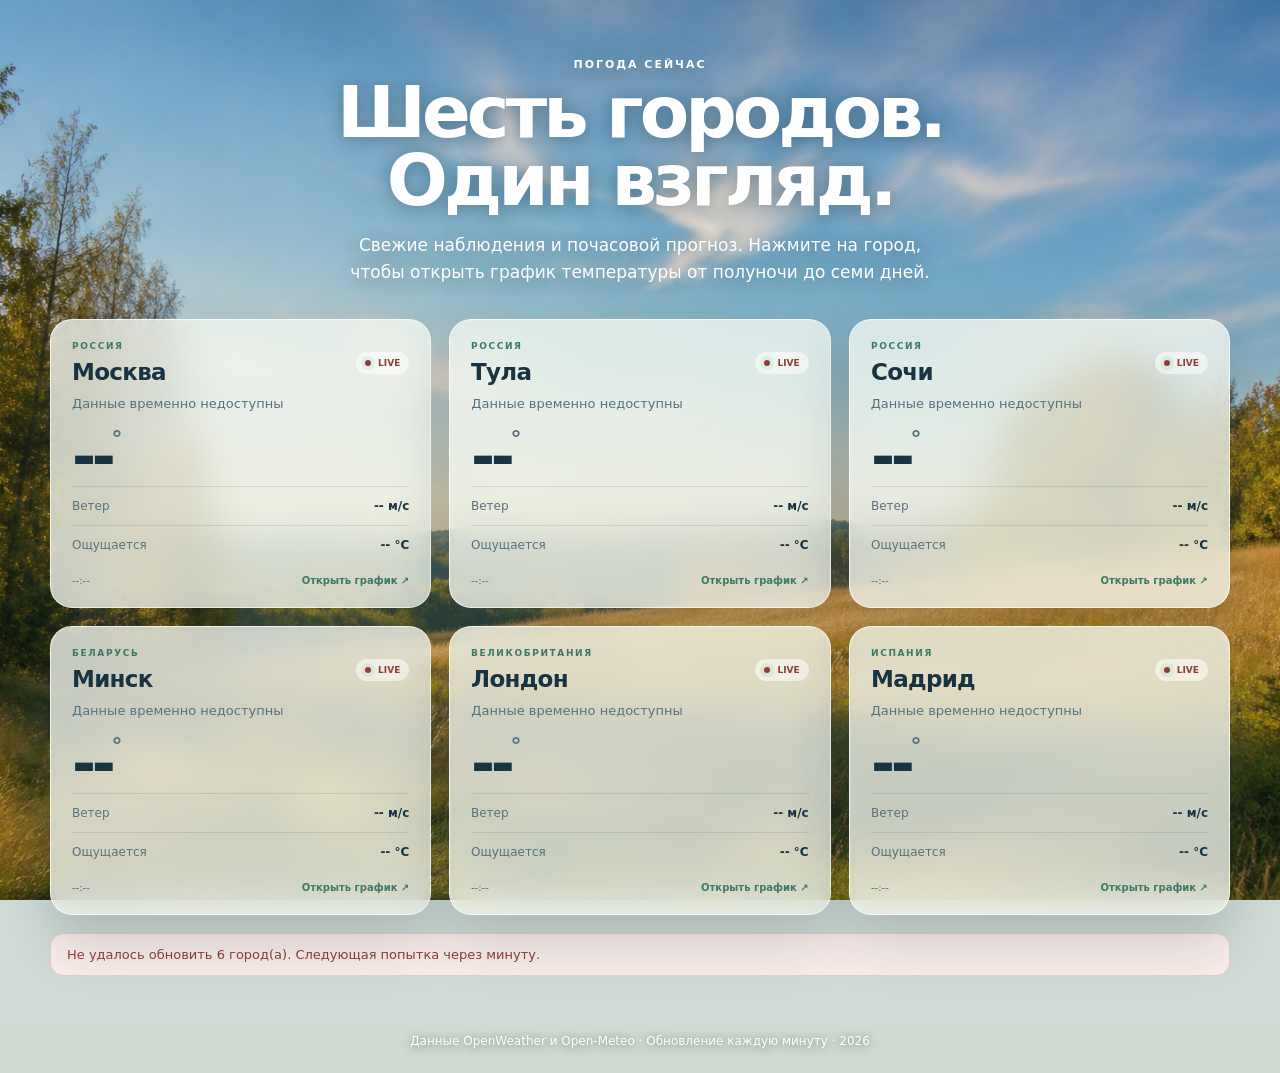
<file: index.html>
<!doctype html>
<html lang="ru">
<head>
  <meta charset="utf-8">
  <meta name="viewport" content="width=device-width,initial-scale=1">
  <meta name="theme-color" content="#76a6c6">
  <title>Погода в городах Европы</title>
  <link rel="stylesheet" href="styles.css?v=20260911-2">
</head>
<body>
  <main class="page">
    <header class="hero">
      <p class="eyebrow">Погода сейчас</p>
      <h1>Шесть городов.<br>Один взгляд.</h1>
      <p>Свежие наблюдения и почасовой прогноз. Нажмите на город, чтобы открыть график температуры от полуночи до семи дней.</p>
    </header>
    <section class="weather-grid" id="weatherGrid" aria-label="Погода в выбранных городах"></section>
    <p class="error" id="globalError" role="status"></p>
  </main>
  <footer>Данные OpenWeather и Open-Meteo · Обновление каждую минуту · 2026</footer>

  <template id="weatherCardTemplate">
    <button class="weather-card" type="button">
      <header class="card-head">
        <div><p class="country"></p><h2 class="city"></h2></div>
        <span class="live"><i></i> Live</span>
      </header>
      <p class="description">Загрузка данных…</p>
      <div class="temperature-line">
        <p class="temperature"><span class="temperature-value">--</span><small>°</small></p>
        <span class="weather-icon"></span>
      </div>
      <div class="metric-row"><span>Ветер</span><strong><b class="wind">--</b> м/с</strong></div>
      <div class="metric-row"><span>Ощущается</span><strong><b class="feels">--</b> °C</strong></div>
      <div class="card-footer"><time class="updated">--:--</time><span>Открыть график ↗</span></div>
    </button>
  </template>

  <dialog class="forecast-dialog" id="forecastDialog" aria-labelledby="chartTitle">
    <div class="forecast-shell">
      <header class="forecast-head">
        <div>
          <p class="eyebrow dark" id="chartCountry">Почасовой прогноз</p>
          <h2 id="chartTitle">Температура</h2>
          <p id="chartSummary">Загружаем данные…</p>
        </div>
        <button class="dialog-close" id="dialogClose" type="button" aria-label="Закрыть график">×</button>
      </header>
      <div class="range-switcher" id="rangeSwitcher" aria-label="Период графика">
        <button type="button" data-days="1" class="active">Сегодня</button>
        <button type="button" data-days="3">3 дня</button>
        <button type="button" data-days="7">7 дней</button>
      </div>
      <div class="chart-wrap" id="chartWrap">
        <div class="chart-loading" id="chartLoading">Строим прогноз от 00:00…</div>
        <canvas id="temperatureChart" role="img" aria-label="График температуры"></canvas>
      </div>
      <div class="chart-legend">
        <span><i></i> Температура, °C</span>
        <span id="chartRange">Сегодня с 00:00</span>
      </div>
      <p class="error" id="chartError" role="alert"></p>
      <a class="detail-link" id="detailLink" href="weather.html">Все показатели города →</a>
    </div>
  </dialog>

  <script src="weather-api.js"></script>
  <script src="app.js?v=20260911-2"></script>
</body>
</html>
</file>
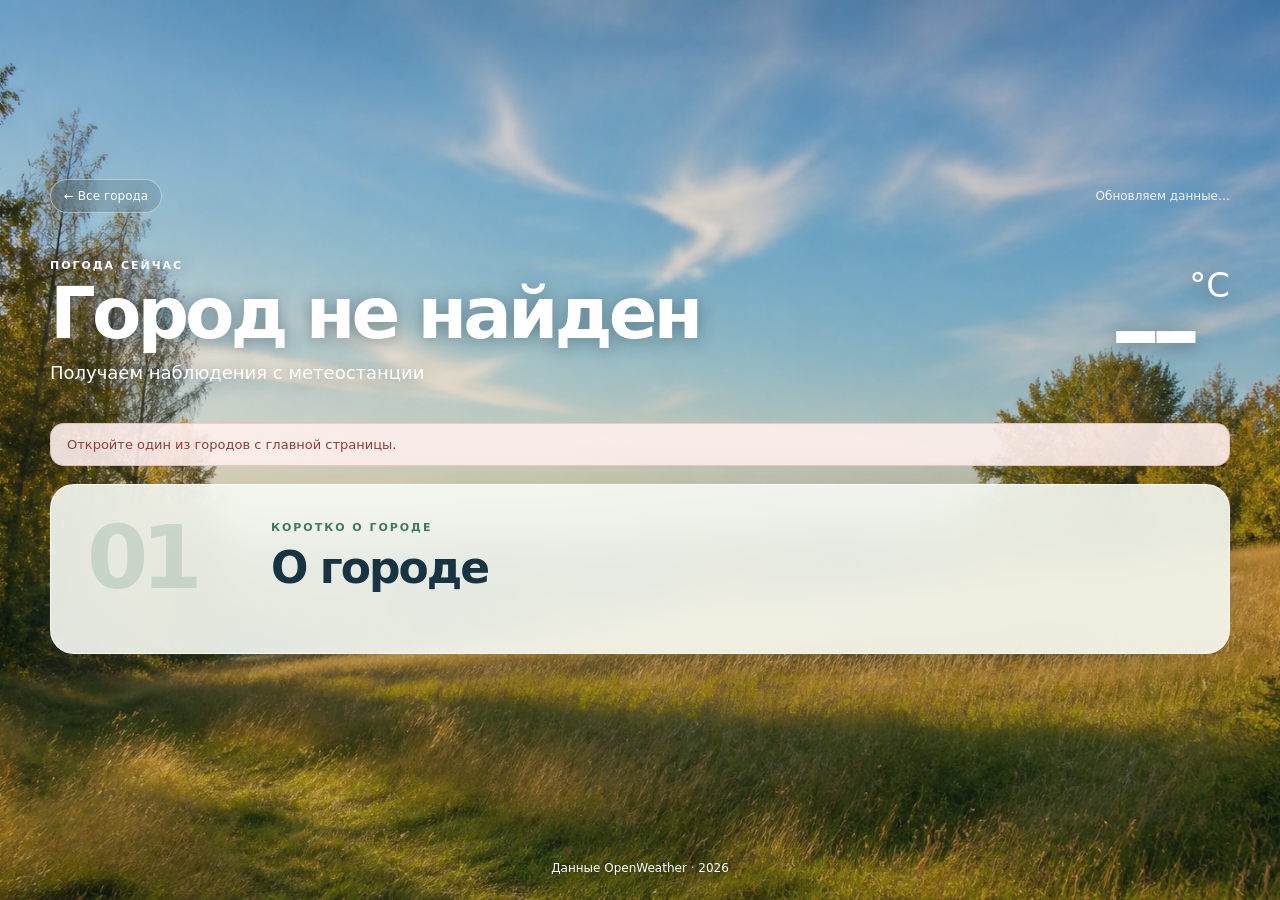
<file: weather.html>
﻿<!doctype html><html lang="ru"><head><meta charset="utf-8"><meta name="viewport" content="width=device-width,initial-scale=1"><meta name="theme-color" content="#76a6c6"><title>Подробная погода</title><link rel="stylesheet" href="styles.css"></head><body><main class="page detail-page"><nav class="detail-nav"><a class="back" href="index.html">← Все города</a><span id="observedAt">Обновляем данные…</span></nav><section class="detail-hero"><div><p class="eyebrow" id="detailCountry">Погода сейчас</p><h1 id="detailCity">Загрузка…</h1><p id="detailDescription">Получаем наблюдения с метеостанции</p></div><div class="detail-temperature"><span id="detailTemp">--</span><small>°C</small></div></section><p class="error" id="detailError" role="alert"></p><section class="detail-layout" id="detailContent" hidden><div class="metrics-panel"><div class="section-heading"><div><p class="eyebrow dark">Наблюдения</p><h2>Подробности</h2></div><button class="refresh" id="refreshButton">Обновить</button></div><div class="metric-grid" id="metricGrid"></div></div><aside class="sun-panel"><p class="eyebrow dark">Световой день</p><h2 id="dayLength">—</h2><div class="sun-track"><i></i></div><div class="sun-times"><div><span>Восход</span><strong id="sunrise">—</strong></div><div><span>Закат</span><strong id="sunset">—</strong></div></div><div class="location"><span>Координаты станции</span><strong id="coordinates">—</strong></div></aside></section><details class="json-panel" id="jsonPanel" hidden><summary><span><small>Исходные данные</small>JSON ответа OpenWeather</span><b>Развернуть</b></summary><pre><code id="rawJson"></code></pre></details><section class="city-story" id="cityStory"><div class="story-number" aria-hidden="true">01</div><div class="story-copy"><p class="eyebrow dark">Коротко о городе</p><h2 id="aboutTitle">О городе</h2><p id="aboutText"></p><div class="fact-list" id="factList"></div></div></section></main><footer>Данные OpenWeather · 2026</footer><script src="weather-api.js"></script><script src="detail.js"></script></body></html>
</file>
<file: styles.css>
:root{color-scheme:light;--ink:#183442;--muted:#58717c;--glass:rgba(242,248,241,.78);--line:rgba(255,255,255,.72);--accent:#3d7965;--error:#913d37;--shadow:0 24px 60px rgba(22,54,65,.23)}*{box-sizing:border-box}html{min-width:320px}body{min-height:100vh;margin:0;display:flex;flex-direction:column;color:var(--ink);font-family:Inter,ui-sans-serif,system-ui,-apple-system,"Segoe UI",sans-serif;background:linear-gradient(180deg,rgba(39,99,141,.09),rgba(34,82,51,.22)),url("late-summer-landscape.png") center/cover fixed}.page{width:min(1180px,calc(100% - 40px));margin:auto;padding:58px 0 40px}.hero{max-width:760px;margin:0 auto 34px;text-align:center;color:white;text-shadow:0 2px 18px rgba(24,58,74,.45)}.eyebrow,.country{margin:0 0 8px;font-size:11px;font-weight:800;letter-spacing:.18em;text-transform:uppercase}.hero h1,.detail-hero h1{margin:0;font-size:clamp(40px,6vw,72px);line-height:.94;letter-spacing:-.055em}.hero>p:last-child{max-width:620px;margin:18px auto 0;font-size:17px;line-height:1.55}.weather-grid{display:grid;grid-template-columns:repeat(3,minmax(0,1fr));gap:18px}.weather-card{min-width:0;padding:21px;color:inherit;text-decoration:none;overflow:hidden;border:1px solid var(--line);border-radius:22px;background:var(--glass);box-shadow:var(--shadow);backdrop-filter:blur(18px) saturate(115%);transition:transform .22s ease,box-shadow .22s ease,border-color .22s}.weather-card:hover,.weather-card:focus-visible{transform:translateY(-5px);box-shadow:0 30px 70px rgba(22,54,65,.32);border-color:white;outline:none}.card-head,.temperature-line,.metric-row,.card-footer,.detail-nav,.section-heading,.sun-times{display:flex;align-items:center;justify-content:space-between;gap:14px}.country{color:var(--accent);font-size:9px}.city{margin:0;font-size:23px;letter-spacing:-.03em}.live{padding:6px 9px;border-radius:99px;background:rgba(255,255,255,.55);color:var(--accent);font-size:9px;font-weight:800;text-transform:uppercase}.live i{display:inline-block;width:6px;height:6px;margin-right:4px;border-radius:50%;background:#46a477;box-shadow:0 0 0 4px rgba(70,164,119,.12)}.description{min-height:20px;margin:11px 0 12px;color:var(--muted);font-size:13px}.temperature{margin:0;font-size:58px;font-weight:650;line-height:1;letter-spacing:-.075em}.temperature small{font-size:22px;color:var(--muted);vertical-align:top}.weather-icon{font-size:42px;color:var(--accent)}.metric-row{padding:12px 0;border-top:1px solid rgba(24,52,66,.11);font-size:12px}.metric-row span{color:var(--muted)}.metric-row b{font-size:inherit}.card-footer{margin-top:11px;color:var(--muted);font-size:10px}.card-footer span{color:var(--accent);font-weight:800}.offline .live{color:var(--error)}.offline .live i{background:var(--error)}.error{display:none;margin:18px 0 0;padding:13px 16px;border:1px solid rgba(145,61,55,.18);border-radius:14px;background:rgba(255,240,238,.9);color:var(--error);font-size:13px}.error.visible{display:block}footer{padding:18px 20px 25px;color:white;text-align:center;font-size:12px;text-shadow:0 1px 8px rgba(16,53,43,.6)}
.detail-page{padding-top:30px}.detail-nav{margin-bottom:46px;color:rgba(255,255,255,.88);font-size:12px}.back{padding:9px 13px;border:1px solid rgba(255,255,255,.45);border-radius:99px;color:white;text-decoration:none;background:rgba(20,55,67,.14);backdrop-filter:blur(10px)}.back:hover{background:rgba(255,255,255,.2)}.detail-hero{display:flex;align-items:flex-end;justify-content:space-between;gap:30px;margin-bottom:40px;color:white;text-shadow:0 2px 18px rgba(24,58,74,.45)}.detail-hero p:last-child{margin:14px 0 0;font-size:18px}.detail-temperature{white-space:nowrap;font-size:clamp(76px,12vw,148px);font-weight:500;line-height:.74;letter-spacing:-.09em}.detail-temperature small{font-size:.23em;vertical-align:top;letter-spacing:0}.detail-layout{display:grid;grid-template-columns:minmax(0,2fr) minmax(260px,1fr);gap:18px}.metrics-panel,.sun-panel,.json-panel{border:1px solid var(--line);border-radius:24px;background:rgba(246,250,244,.87);box-shadow:var(--shadow);backdrop-filter:blur(20px)}.metrics-panel,.sun-panel{padding:25px}.section-heading{margin-bottom:20px}.section-heading h2,.sun-panel h2{margin:0;font-size:27px;letter-spacing:-.04em}.dark{color:var(--accent)}.refresh{padding:9px 14px;border:1px solid rgba(61,121,101,.22);border-radius:99px;background:white;color:var(--accent);font:inherit;font-size:11px;font-weight:800;cursor:pointer}.refresh:disabled{opacity:.55}.metric-grid{display:grid;grid-template-columns:repeat(2,minmax(0,1fr));gap:1px;background:rgba(24,52,66,.1)}.detail-metric{min-height:126px;padding:18px;background:rgba(246,250,244,.98)}.detail-metric>span,.detail-metric small,.sun-times span,.location span{display:block;color:var(--muted);font-size:11px}.detail-metric strong{display:block;margin:13px 0 7px;font-size:25px;letter-spacing:-.035em}.sun-track{position:relative;height:70px;margin:30px 0 10px;overflow:hidden;border-top:2px dashed rgba(61,121,101,.28);border-radius:50%}.sun-track i{position:absolute;top:-8px;left:48%;width:16px;height:16px;border-radius:50%;background:#eebc57;box-shadow:0 0 20px #eebc57}.sun-times strong{display:block;margin-top:4px;font-size:18px}.sun-times div:last-child{text-align:right}.location{margin-top:30px;padding-top:18px;border-top:1px solid rgba(24,52,66,.11)}.location strong{display:block;margin-top:7px}.json-panel{margin-top:18px;overflow:hidden}.json-panel summary{display:flex;align-items:center;justify-content:space-between;padding:21px 25px;cursor:pointer;font-size:15px;font-weight:800}.json-panel summary small{display:block;margin-bottom:3px;color:var(--accent);font-size:9px;letter-spacing:.15em;text-transform:uppercase}.json-panel summary b{color:var(--muted);font-size:10px}.json-panel pre{max-height:520px;margin:0;padding:24px;overflow:auto;background:#142a32;color:#d6e7de;font:12px/1.65 ui-monospace,SFMono-Regular,Consolas,monospace}.json-panel code{font:inherit}
[hidden]{display:none!important}@media(max-width:880px){body{background-attachment:scroll}.weather-grid{grid-template-columns:repeat(2,minmax(0,1fr))}.detail-layout{grid-template-columns:1fr}.detail-hero{align-items:center}}@media(max-width:580px){.page{width:calc(100% - 24px);padding-top:28px}.hero h1{font-size:40px}.weather-grid{grid-template-columns:1fr}.detail-nav{margin-bottom:34px}.detail-nav span{max-width:150px;text-align:right}.detail-hero{display:block}.detail-temperature{margin-top:35px;font-size:92px}.metric-grid{grid-template-columns:1fr}.detail-metric{min-height:108px}.metrics-panel,.sun-panel{padding:19px}}@media(prefers-reduced-motion:reduce){*{scroll-behavior:auto!important;transition:none!important}}

.city-story{display:grid;grid-template-columns:150px 1fr;gap:34px;margin-top:18px;padding:36px;border:1px solid var(--line);border-radius:24px;background:rgba(246,250,244,.9);box-shadow:var(--shadow);backdrop-filter:blur(20px)}.story-number{color:rgba(61,121,101,.18);font-size:88px;font-weight:700;line-height:.85;letter-spacing:-.08em}.story-copy h2{margin:0 0 14px;font-size:clamp(28px,4vw,44px);letter-spacing:-.045em}.story-copy>p:not(.eyebrow){max-width:760px;margin:0;color:var(--muted);font-size:16px;line-height:1.7}.fact-list{display:flex;flex-wrap:wrap;gap:9px;margin-top:24px}.fact-list span{padding:9px 13px;border:1px solid rgba(61,121,101,.16);border-radius:99px;background:rgba(255,255,255,.65);color:var(--accent);font-size:11px;font-weight:700}.fact-list b{margin-right:7px;color:rgba(61,121,101,.48);font-size:9px}@media(max-width:580px){.city-story{grid-template-columns:1fr;gap:12px;padding:24px 19px}.story-number{font-size:54px}.story-copy>p:not(.eyebrow){font-size:14px}}

/* Forecast chart */
.weather-card{width:100%;font:inherit;text-align:left;cursor:pointer}
.forecast-dialog{width:min(980px,calc(100% - 28px));max-width:none;padding:0;border:0;border-radius:28px;background:transparent;color:var(--ink);box-shadow:0 36px 100px rgba(14,40,52,.42)}
.forecast-dialog::backdrop{background:rgba(10,32,43,.55);backdrop-filter:blur(8px)}
.forecast-dialog.fallback-open{position:fixed;inset:0;z-index:1000;display:grid;width:100%;height:100%;max-height:none;margin:0;padding:14px;place-items:center;border-radius:0;background:rgba(10,32,43,.55);box-shadow:none}
.forecast-dialog.fallback-open .forecast-shell{width:min(980px,100%);max-height:calc(100vh - 28px);overflow:auto}
.forecast-shell{padding:30px;border:1px solid rgba(255,255,255,.88);border-radius:28px;background:rgba(246,250,244,.97)}
.forecast-head{display:flex;align-items:flex-start;justify-content:space-between;gap:24px}
.forecast-head h2{margin:0;font-size:clamp(34px,5vw,58px);line-height:1;letter-spacing:-.055em}
.forecast-head p:last-child{margin:10px 0 0;color:var(--muted);font-size:14px}
.dialog-close{flex:0 0 auto;width:42px;height:42px;padding:0;border:1px solid rgba(24,52,66,.12);border-radius:50%;background:white;color:var(--ink);font:300 29px/38px Inter,system-ui,sans-serif;cursor:pointer}
.dialog-close:hover,.dialog-close:focus-visible{background:#eaf3eb;outline:2px solid rgba(61,121,101,.32);outline-offset:2px}
.range-switcher{display:inline-flex;margin:25px 0 17px;padding:4px;border:1px solid rgba(24,52,66,.1);border-radius:99px;background:rgba(24,52,66,.055)}
.range-switcher button{padding:9px 16px;border:0;border-radius:99px;background:transparent;color:var(--muted);font:700 12px/1 Inter,system-ui,sans-serif;cursor:pointer}
.range-switcher button.active{background:white;color:var(--accent);box-shadow:0 3px 12px rgba(24,52,66,.12)}
.range-switcher button:focus-visible{outline:2px solid var(--accent);outline-offset:1px}
.chart-wrap{position:relative;width:100%;min-height:330px;overflow-x:auto;overflow-y:hidden;border:1px solid rgba(24,52,66,.1);border-radius:19px;background:rgba(255,255,255,.62);scrollbar-color:rgba(61,121,101,.35) transparent;scrollbar-width:thin}
.chart-wrap canvas{display:block}
.chart-loading{position:absolute;inset:0;display:grid;place-items:center;color:var(--muted);font-size:13px}
.chart-loading[hidden]{display:none}
.chart-legend{display:flex;align-items:center;justify-content:space-between;gap:18px;margin:13px 2px 0;color:var(--muted);font-size:11px}
.chart-legend i{display:inline-block;width:19px;height:3px;margin:0 7px 3px 0;border-radius:99px;background:var(--accent);vertical-align:middle}
.detail-link{display:inline-block;margin-top:22px;padding:11px 16px;border-radius:99px;background:var(--accent);color:white;text-decoration:none;font-size:12px;font-weight:800}
.detail-link:hover,.detail-link:focus-visible{background:#2e6654;outline:none}
.forecast-dialog .error{margin-bottom:0}
body:has(.forecast-dialog[open]){overflow:hidden}
body.dialog-open{overflow:hidden}
@media(max-width:580px){
  .forecast-shell{padding:21px 16px 18px;border-radius:22px}
  .forecast-dialog{width:calc(100% - 16px);border-radius:22px}
  .forecast-head h2{font-size:38px}
  .forecast-head p:last-child{max-width:245px}
  .range-switcher{display:flex;width:100%}
  .range-switcher button{flex:1;padding-inline:8px}
  .chart-wrap{min-height:300px}
  .chart-wrap canvas{height:300px!important}
  .chart-legend{align-items:flex-start;flex-direction:column;gap:6px}
}
</file>
